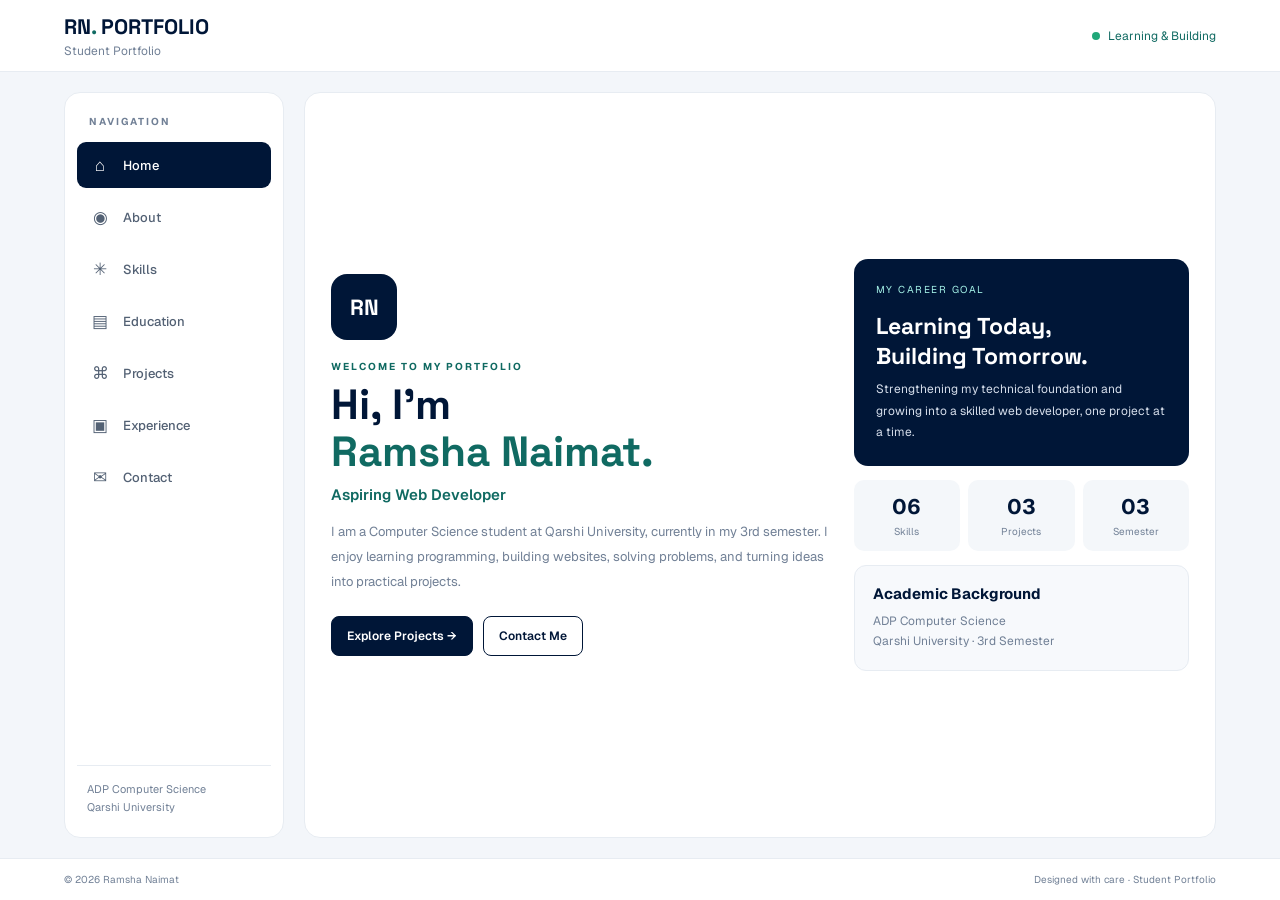
<file: website2/index.html.html>
<!DOCTYPE html>
<html lang="en">
<head>
  <meta charset="UTF-8">
  <meta name="viewport" content="width=device-width, initial-scale=1.0">

  <title>Ramsha Naimat | Portfolio</title>

  <link rel="preconnect" href="https://fonts.googleapis.com">
  <link href="https://fonts.googleapis.com/css2?family=Geist:wght@400;500;600;700&family=Space+Grotesk:wght@400;500;600;700&display=swap" rel="stylesheet">

  <style>
    :root {
      --primary: #001637;
      --secondary: #106a62;
      --light-teal: #a3f1e7;
      --background: #f3f6fa;
      --white: #ffffff;
      --text: #344054;
      --muted: #718096;
      --border: #e7ecf2;
    }

    * {
      box-sizing: border-box;
      margin: 0;
      padding: 0;
    }

    html,
    body {
      width: 100%;
      height: 100%;
      overflow: hidden;
    }

    body {
      font-family: 'Geist', sans-serif;
      background: var(--background);
      color: var(--text);
    }

    button,
    input,
    textarea {
      font: inherit;
    }

    button,
    a {
      -webkit-tap-highlight-color: transparent;
    }

    .app {
      width: 100%;
      height: 100vh;
      height: 100dvh;
      display: flex;
      flex-direction: column;
      overflow: hidden;
    }

    /* HEADER */

    .header {
      flex-shrink: 0;
      min-height: 72px;
      padding: 12px 5%;
      background: var(--white);
      border-bottom: 1px solid var(--border);
      display: flex;
      align-items: center;
      justify-content: space-between;
      gap: 20px;
    }

    .brand {
      color: var(--primary);
      font-family: 'Space Grotesk', sans-serif;
      font-size: 21px;
      font-weight: 700;
      white-space: nowrap;
    }

    .brand span {
      color: var(--secondary);
    }

    .header-label {
      color: var(--muted);
      font-size: 12px;
      margin-top: 3px;
    }

    .status {
      display: flex;
      align-items: center;
      gap: 8px;
      color: var(--secondary);
      font-size: 12px;
      white-space: nowrap;
    }

    .status-dot {
      width: 8px;
      height: 8px;
      border-radius: 50%;
      background: #20a779;
    }

    /* MAIN LAYOUT */

    .workspace {
      flex: 1;
      min-height: 0;
      display: grid;
      grid-template-columns: 220px minmax(0, 1fr);
      gap: 20px;
      padding: 20px 5%;
    }

    /* SIDEBAR */

    .sidebar {
      background: var(--white);
      border: 1px solid var(--border);
      border-radius: 16px;
      padding: 18px 12px;
      display: flex;
      flex-direction: column;
      min-height: 0;
    }

    .nav-heading {
      padding: 4px 12px 14px;
      color: var(--muted);
      font-size: 10px;
      font-weight: 700;
      letter-spacing: 2px;
      text-transform: uppercase;
    }

    .nav-list {
      display: flex;
      flex-direction: column;
      gap: 6px;
    }

    .nav-btn {
      width: 100%;
      border: none;
      background: transparent;
      color: #536174;
      text-align: left;
      padding: 12px;
      border-radius: 9px;
      display: flex;
      align-items: center;
      gap: 12px;
      cursor: pointer;
      font-size: 13px;
      font-weight: 500;
      transition: .2s ease;
    }

    .nav-btn:hover {
      background: #f1f7f7;
      color: var(--secondary);
    }

    .nav-btn.active {
      background: var(--primary);
      color: white;
    }

    .nav-icon {
      width: 22px;
      text-align: center;
      font-size: 17px;
    }

    .sidebar-bottom {
      margin-top: auto;
      padding: 14px 10px 2px;
      border-top: 1px solid var(--border);
    }

    .sidebar-bottom p {
      font-size: 11px;
      color: var(--muted);
      line-height: 1.7;
    }

    /* CONTENT AREA */

    .content {
      min-width: 0;
      min-height: 0;
      position: relative;
    }

    .panel {
      display: none;
      width: 100%;
      height: 100%;
      overflow: hidden;
      background: var(--white);
      border: 1px solid var(--border);
      border-radius: 16px;
      padding: 26px;
      animation: appear .22s ease;
    }

    .panel.active {
      display: flex;
      flex-direction: column;
    }

    @keyframes appear {
      from {
        opacity: 0;
        transform: translateY(5px);
      }

      to {
        opacity: 1;
        transform: translateY(0);
      }
    }

    .eyebrow {
      color: var(--secondary);
      font-size: 10px;
      font-weight: 700;
      text-transform: uppercase;
      letter-spacing: 2px;
      margin-bottom: 8px;
    }

    .panel-title {
      font-family: 'Space Grotesk', sans-serif;
      color: var(--primary);
      font-size: clamp(23px, 2.2vw, 32px);
      line-height: 1.2;
      margin-bottom: 8px;
    }

    .panel-description {
      color: var(--muted);
      font-size: 13px;
      line-height: 1.7;
    }

    .panel-header {
      flex-shrink: 0;
      margin-bottom: 20px;
    }

    /* REUSABLE CARDS */

    .card {
      background: #f7f9fc;
      border: 1px solid var(--border);
      border-radius: 12px;
      padding: 18px;
      min-width: 0;
    }

    .card h3 {
      color: var(--primary);
      font-size: 15px;
      margin-bottom: 8px;
    }

    .card p {
      color: var(--muted);
      font-size: 12px;
      line-height: 1.7;
    }

    .tag {
      display: inline-block;
      background: #e4f7f3;
      color: var(--secondary);
      border-radius: 5px;
      padding: 5px 9px;
      font-size: 10px;
      font-weight: 600;
    }

    .grid {
      display: grid;
      gap: 14px;
      min-height: 0;
    }

    .grid-2 {
      grid-template-columns: repeat(2, minmax(0, 1fr));
    }

    .grid-3 {
      grid-template-columns: repeat(3, minmax(0, 1fr));
    }

    /* HOME PANEL */

    .home-grid {
      display: grid;
      grid-template-columns: 1.2fr .8fr;
      gap: 20px;
      flex: 1;
      min-height: 0;
    }

    .hero {
      display: flex;
      flex-direction: column;
      justify-content: center;
      min-width: 0;
    }

    .avatar {
      width: 66px;
      height: 66px;
      border-radius: 16px;
      background: var(--primary);
      color: white;
      display: grid;
      place-items: center;
      font-family: 'Space Grotesk', sans-serif;
      font-size: 22px;
      font-weight: 700;
      margin-bottom: 20px;
    }

    .hero h1 {
      font-family: 'Space Grotesk', sans-serif;
      font-size: clamp(29px, 3.3vw, 46px);
      line-height: 1.12;
      color: var(--primary);
      margin-bottom: 10px;
    }

    .hero h1 span {
      color: var(--secondary);
    }

    .hero .role {
      color: var(--secondary);
      font-size: 15px;
      font-weight: 600;
      margin-bottom: 16px;
    }

    .hero-text {
      max-width: 500px;
      color: var(--muted);
      font-size: 13px;
      line-height: 1.9;
    }

    .actions {
      display: flex;
      flex-wrap: wrap;
      gap: 10px;
      margin-top: 22px;
    }

    .btn {
      display: inline-flex;
      justify-content: center;
      align-items: center;
      text-decoration: none;
      border: 1px solid var(--primary);
      border-radius: 8px;
      background: var(--primary);
      color: white;
      padding: 11px 15px;
      font-size: 12px;
      font-weight: 600;
      cursor: pointer;
      transition: .2s ease;
    }

    .btn:hover {
      background: var(--secondary);
      border-color: var(--secondary);
    }

    .btn-outline {
      color: var(--primary);
      background: white;
    }

    .btn-outline:hover {
      color: white;
    }

    .home-side {
      display: flex;
      flex-direction: column;
      gap: 14px;
      justify-content: center;
    }

    .highlight-card {
      background: var(--primary);
      color: white;
      border-radius: 14px;
      padding: 22px;
    }

    .highlight-card .small-label {
      color: var(--light-teal);
      font-size: 10px;
      text-transform: uppercase;
      letter-spacing: 1.5px;
    }

    .highlight-card h2 {
      font-family: 'Space Grotesk', sans-serif;
      font-size: 23px;
      margin: 12px 0 8px;
    }

    .highlight-card p {
      color: #d5deeb;
      font-size: 12px;
      line-height: 1.8;
    }

    .stats {
      display: grid;
      grid-template-columns: repeat(3, minmax(0, 1fr));
      gap: 8px;
    }

    .stat {
      padding: 13px 8px;
      background: #f4f7fa;
      border-radius: 10px;
      text-align: center;
    }

    .stat strong {
      display: block;
      color: var(--primary);
      font-size: 21px;
    }

    .stat span {
      display: block;
      color: var(--muted);
      font-size: 10px;
      margin-top: 5px;
    }

    /* ABOUT */

    .about-grid {
      flex: 1;
      align-content: center;
    }

    .about-note {
      border-left: 4px solid var(--secondary);
    }

    .info-row {
      display: flex;
      justify-content: space-between;
      gap: 12px;
      padding: 12px 0;
      border-bottom: 1px solid var(--border);
      font-size: 12px;
    }

    .info-row:last-child {
      border-bottom: none;
    }

    .info-row span {
      color: var(--muted);
    }

    .info-row strong {
      color: var(--primary);
      text-align: right;
    }

    /* SKILLS */

    .skills-grid {
      flex: 1;
      align-content: center;
    }

    .skill-card {
      padding: 15px;
      transition: .2s ease;
    }

    .skill-card:hover {
      border-color: #9edbd2;
      transform: translateY(-2px);
    }

    .skill-symbol {
      width: 36px;
      height: 36px;
      display: grid;
      place-items: center;
      border-radius: 9px;
      background: #e4f7f3;
      color: var(--secondary);
      font-weight: 700;
      font-size: 12px;
      margin-bottom: 12px;
    }

    .skill-card h3 {
      margin-bottom: 5px;
    }

    /* EDUCATION & EXPERIENCE */

    .timeline-card {
      border-left: 4px solid var(--secondary);
      background: #f7f9fc;
      border-radius: 10px;
      padding: 22px;
    }

    .timeline-card h3 {
      color: var(--primary);
      font-size: 19px;
      margin-bottom: 8px;
    }

    .timeline-card .institution {
      color: var(--secondary);
      font-weight: 600;
      font-size: 13px;
    }

    .timeline-card p {
      color: var(--muted);
      font-size: 13px;
      line-height: 1.9;
      margin-top: 14px;
    }

    .education-content {
      display: flex;
      flex-direction: column;
      justify-content: center;
      gap: 16px;
      flex: 1;
    }

    /* PROJECTS */

    .projects-grid {
      flex: 1;
      align-content: center;
    }

    .project-card {
      display: flex;
      flex-direction: column;
      padding: 0;
      overflow: hidden;
      transition: .2s ease;
    }

    .project-card:hover {
      transform: translateY(-3px);
      border-color: #9edbd2;
    }

    .project-top {
      min-height: 78px;
      display: grid;
      place-items: center;
      background: var(--primary);
      color: white;
      font-size: 27px;
    }

    .project-card:nth-child(2) .project-top {
      background: var(--secondary);
    }

    .project-card:nth-child(3) .project-top {
      background: #373b78;
    }

    .project-body {
      padding: 15px;
      display: flex;
      flex-direction: column;
      flex: 1;
    }

    .project-number {
      color: var(--secondary);
      font-size: 10px;
      font-weight: 700;
      letter-spacing: 1px;
      margin-bottom: 8px;
    }

    .project-body h3 {
      font-size: 14px;
      line-height: 1.5;
    }

    .project-body p {
      font-size: 11px;
      line-height: 1.7;
      flex: 1;
    }

    .project-tags {
      display: flex;
      flex-wrap: wrap;
      gap: 5px;
      margin-top: 12px;
    }

    .project-tags span {
      background: #edf1f6;
      padding: 5px 7px;
      border-radius: 4px;
      font-size: 9px;
      color: #526176;
    }

    /* CONTACT */

    .contact-grid {
      flex: 1;
      align-content: center;
    }

    .contact-email {
      display: inline-block;
      margin: 8px 0 18px;
      color: var(--secondary);
      font-size: 12px;
      overflow-wrap: anywhere;
    }

    .form {
      display: flex;
      flex-direction: column;
      gap: 10px;
    }

    .form input,
    .form textarea {
      width: 100%;
      padding: 11px 12px;
      background: white;
      color: var(--text);
      border: 1px solid #dfe5ed;
      border-radius: 8px;
      outline: none;
      font-size: 12px;
    }

    .form input:focus,
    .form textarea:focus {
      border-color: var(--secondary);
    }

    .form textarea {
      resize: none;
      height: 80px;
    }

    .form .btn {
      width: 100%;
    }

    /* FOOTER */

    .footer {
      flex-shrink: 0;
      min-height: 42px;
      padding: 10px 5%;
      background: var(--white);
      border-top: 1px solid var(--border);
      display: flex;
      justify-content: space-between;
      align-items: center;
      gap: 12px;
      color: var(--muted);
      font-size: 10px;
    }

    /* TABLET */

    @media (max-width: 900px) {
      .workspace {
        grid-template-columns: 175px minmax(0, 1fr);
        gap: 12px;
        padding: 12px 3%;
      }

      .panel {
        padding: 20px;
      }

      .home-grid {
        grid-template-columns: 1fr;
        gap: 14px;
      }

      .home-side {
        gap: 10px;
      }

      .highlight-card {
        padding: 15px;
      }

      .highlight-card h2 {
        font-size: 20px;
      }

      .grid-3 {
        gap: 9px;
      }

      .project-body {
        padding: 11px;
      }
    }

    /* MOBILE */

    @media (max-width: 600px) {
      .header {
        min-height: 60px;
        padding: 9px 14px;
      }

      .brand {
        font-size: 17px;
      }

      .header-label {
        font-size: 10px;
      }

      .status {
        font-size: 10px;
      }

      .workspace {
        display: flex;
        flex-direction: column;
        gap: 10px;
        padding: 10px;
        overflow: hidden;
      }

      .sidebar {
        flex-shrink: 0;
        padding: 9px;
        border-radius: 12px;
      }

      .nav-heading,
      .sidebar-bottom {
        display: none;
      }

      .nav-list {
        display: grid;
        grid-template-columns: repeat(4, minmax(0, 1fr));
        gap: 5px;
      }

      .nav-btn {
        padding: 9px 3px;
        flex-direction: column;
        justify-content: center;
        gap: 4px;
        font-size: 9px;
        border-radius: 7px;
      }

      .nav-icon {
        font-size: 15px;
        width: auto;
      }

      .content {
        flex: 1;
        min-height: 0;
      }

      .panel {
        padding: 17px;
        border-radius: 12px;
      }

      .panel-header {
        margin-bottom: 14px;
      }

      .panel-title {
        font-size: 24px;
      }

      .panel-description {
        font-size: 12px;
      }

      .home-grid {
        display: flex;
        flex-direction: column;
        gap: 14px;
      }

      .hero {
        flex: 1;
      }

      .avatar {
        width: 52px;
        height: 52px;
        font-size: 18px;
        margin-bottom: 13px;
      }

      .hero h1 {
        font-size: clamp(27px, 8vw, 36px);
      }

      .hero .role {
        font-size: 13px;
        margin-bottom: 10px;
      }

      .hero-text {
        font-size: 12px;
        line-height: 1.7;
      }

      .actions {
        margin-top: 15px;
      }

      .btn {
        padding: 10px 12px;
        font-size: 11px;
      }

      .home-side {
        flex-shrink: 0;
      }

      .highlight-card {
        padding: 13px;
      }

      .highlight-card h2 {
        margin: 7px 0 5px;
        font-size: 19px;
      }

      .highlight-card p {
        font-size: 11px;
      }

      .stat {
        padding: 9px 5px;
      }

      .stat strong {
        font-size: 18px;
      }

      .stat span {
        font-size: 9px;
      }

      .grid-2,
      .grid-3 {
        grid-template-columns: repeat(2, minmax(0, 1fr));
        gap: 9px;
      }

      .about-grid,
      .skills-grid,
      .projects-grid,
      .contact-grid {
        align-content: start;
      }

      .card {
        padding: 12px;
      }

      .card h3 {
        font-size: 13px;
      }

      .card p {
        font-size: 11px;
      }

      .skill-card {
        padding: 11px;
      }

      .skill-symbol {
        width: 30px;
        height: 30px;
        margin-bottom: 8px;
      }

      .project-top {
        min-height: 55px;
        font-size: 22px;
      }

      .project-body {
        padding: 10px;
      }

      .project-body h3 {
        font-size: 12px;
      }

      .project-body p {
        font-size: 10px;
      }

      .project-tags span {
        font-size: 8px;
        padding: 4px;
      }

      .timeline-card {
        padding: 16px;
      }

      .timeline-card h3 {
        font-size: 16px;
      }

      .timeline-card p {
        font-size: 12px;
      }

      .footer {
        padding: 9px 12px;
        font-size: 9px;
      }
    }

    /* SMALL MOBILE */

    @media (max-width: 360px) {
      .status {
        display: none;
      }

      .nav-btn {
        font-size: 8px;
      }

      .panel {
        padding: 12px;
      }

      .hero h1 {
        font-size: 26px;
      }

      .grid-3 {
        grid-template-columns: repeat(2, minmax(0, 1fr));
      }
    }

    /* SHORT SCREENS */

    @media (max-height: 650px) and (min-width: 601px) {
      .header {
        min-height: 58px;
        padding-top: 8px;
        padding-bottom: 8px;
      }

      .workspace {
        padding-top: 10px;
        padding-bottom: 10px;
      }

      .panel {
        padding: 16px;
      }

      .panel-header {
        margin-bottom: 12px;
      }

      .avatar {
        width: 48px;
        height: 48px;
        margin-bottom: 10px;
      }

      .hero h1 {
        font-size: 29px;
      }

      .highlight-card {
        padding: 14px;
      }

      .footer {
        min-height: 34px;
        padding-top: 7px;
        padding-bottom: 7px;
      }
    }
  </style>
</head>

<body>

<div class="app">

  <!-- HEADER -->

  <header class="header">
    <div>
      <div class="brand">RN<span>.</span> PORTFOLIO</div>
      <p class="header-label">Student Portfolio</p>
    </div>

    <div class="status">
      <span class="status-dot"></span>
      Learning & Building
    </div>
  </header>


  <!-- WORKSPACE -->

  <div class="workspace">

    <!-- NAVIGATION -->

    <aside class="sidebar">
      <p class="nav-heading">Navigation</p>

      <nav class="nav-list" aria-label="Portfolio navigation">

        <button class="nav-btn active" data-panel="home">
          <span class="nav-icon">⌂</span>
          <span>Home</span>
        </button>

        <button class="nav-btn" data-panel="about">
          <span class="nav-icon">◉</span>
          <span>About</span>
        </button>

        <button class="nav-btn" data-panel="skills">
          <span class="nav-icon">✳</span>
          <span>Skills</span>
        </button>

        <button class="nav-btn" data-panel="education">
          <span class="nav-icon">▤</span>
          <span>Education</span>
        </button>

        <button class="nav-btn" data-panel="projects">
          <span class="nav-icon">⌘</span>
          <span>Projects</span>
        </button>

        <button class="nav-btn" data-panel="experience">
          <span class="nav-icon">▣</span>
          <span>Experience</span>
        </button>

        <button class="nav-btn" data-panel="contact">
          <span class="nav-icon">✉</span>
          <span>Contact</span>
        </button>

      </nav>

      <div class="sidebar-bottom">
        <p>ADP Computer Science</p>
        <p>Qarshi University</p>
      </div>
    </aside>


    <!-- PANELS -->

    <main class="content">

      <!-- HOME -->

      <section class="panel active" id="home">

        <div class="home-grid">

          <div class="hero">

            <div class="avatar">RN</div>

            <p class="eyebrow">Welcome to my portfolio</p>

            <h1>
              Hi, I'm<br>
              <span>Ramsha Naimat.</span>
            </h1>

            <p class="role">Aspiring Web Developer</p>

            <p class="hero-text">
              I am a Computer Science student at Qarshi University,
              currently in my 3rd semester. I enjoy learning programming,
              building websites, solving problems, and turning ideas
              into practical projects.
            </p>

            <div class="actions">
              <button class="btn" data-go="projects">
                Explore Projects →
              </button>

              <button class="btn btn-outline" data-go="contact">
                Contact Me
              </button>
            </div>

          </div>


          <div class="home-side">

            <div class="highlight-card">
              <p class="small-label">My Career Goal</p>

              <h2>Learning Today,<br>Building Tomorrow.</h2>

              <p>
                Strengthening my technical foundation and growing
                into a skilled web developer, one project at a time.
              </p>
            </div>

            <div class="stats">

              <div class="stat">
                <strong>06</strong>
                <span>Skills</span>
              </div>

              <div class="stat">
                <strong>03</strong>
                <span>Projects</span>
              </div>

              <div class="stat">
                <strong>03</strong>
                <span>Semester</span>
              </div>

            </div>

            <div class="card">
              <h3>Academic Background</h3>
              <p>ADP Computer Science</p>
              <p>Qarshi University · 3rd Semester</p>
            </div>

          </div>

        </div>

      </section>


      <!-- ABOUT -->

      <section class="panel" id="about">

        <div class="panel-header">
          <p class="eyebrow">Get to know me</p>
          <h2 class="panel-title">About Me</h2>
          <p class="panel-description">
            My background, interests, and learning journey.
          </p>
        </div>

        <div class="grid grid-2 about-grid">

          <div class="card about-note">
            <h3>My Learning Journey</h3>

            <p>
              I am an ADP Computer Science student at Qarshi University.
              I am developing my foundation in programming, data
              structures, and web technologies through coursework,
              university labs, and academic projects.
            </p>

            <br>

            <p>
              My goal is to improve my technical knowledge, build
              useful applications, and develop strong teamwork
              and problem-solving skills.
            </p>
          </div>

          <div class="card">
            <h3>Personal Overview</h3>

            <div class="info-row">
              <span>Name</span>
              <strong>Ramsha Naimat</strong>
            </div>

            <div class="info-row">
              <span>Field</span>
              <strong>Computer Science</strong>
            </div>

            <div class="info-row">
              <span>University</span>
              <strong>Qarshi University</strong>
            </div>

            <div class="info-row">
              <span>Current Semester</span>
              <strong>3rd Semester</strong>
            </div>

            <div class="info-row">
              <span>Career Interest</span>
              <strong>Web Development</strong>
            </div>

          </div>

        </div>

      </section>


      <!-- SKILLS -->

      <section class="panel" id="skills">

        <div class="panel-header">
          <p class="eyebrow">What I am learning</p>
          <h2 class="panel-title">Technical Skills</h2>
          <p class="panel-description">
            Technologies and programming languages I am practicing.
          </p>
        </div>

        <div class="grid grid-3 skills-grid">

          <div class="card skill-card">
            <div class="skill-symbol">H5</div>
            <h3>HTML</h3>
            <p>Creating the structure of web pages.</p>
          </div>

          <div class="card skill-card">
            <div class="skill-symbol">C3</div>
            <h3>CSS</h3>
            <p>Styling pages and designing layouts.</p>
          </div>

          <div class="card skill-card">
            <div class="skill-symbol">JS</div>
            <h3>JavaScript</h3>
            <p>Building interactive web functionality.</p>
          </div>

          <div class="card skill-card">
            <div class="skill-symbol">J</div>
            <h3>Java</h3>
            <p>Practicing OOP and data structures.</p>
          </div>

          <div class="card skill-card">
            <div class="skill-symbol">Py</div>
            <h3>Python</h3>
            <p>Learning programming logic and problem solving.</p>
          </div>

          <div class="card skill-card">
            <div class="skill-symbol">C++</div>
            <h3>C++</h3>
            <p>Learning core programming concepts.</p>
          </div>

        </div>

      </section>


      <!-- EDUCATION -->

      <section class="panel" id="education">

        <div class="panel-header">
          <p class="eyebrow">Academic background</p>
          <h2 class="panel-title">Education</h2>
          <p class="panel-description">
            My current academic journey.
          </p>
        </div>

        <div class="education-content">

          <div class="timeline-card">
            <span class="tag">Currently Studying</span>

            <h3 style="margin-top: 14px;">
              ADP Computer Science
            </h3>

            <p class="institution">Qarshi University</p>

            <p>
              Currently enrolled in the 3rd semester, learning
              programming, data structures, software concepts,
              and web development through coursework and labs.
            </p>

            <div style="margin-top: 15px;">
              <span class="tag">3rd Semester</span>
              <span class="tag">Computer Science</span>
            </div>
          </div>

          <div class="card">
            <h3>Areas of Academic Interest</h3>

            <p>
              Web Development · Object-Oriented Programming ·
              Data Structures · Problem Solving
            </p>
          </div>

        </div>

      </section>


      <!-- PROJECTS -->

      <section class="panel" id="projects">

        <div class="panel-header">
          <p class="eyebrow">My academic work</p>
          <h2 class="panel-title">Student Projects</h2>
          <p class="panel-description">
            A selection of projects from my learning journey.
          </p>
        </div>

        <div class="grid grid-3 projects-grid">

          <article class="card project-card">

            <div class="project-top">▣</div>

            <div class="project-body">
              <span class="project-number">PROJECT 01</span>

              <h3>Finance Management System</h3>

              <p>
                A student project focused on organizing financial
                information and tracking income and expenses.
              </p>

              <div class="project-tags">
                <span>Programming</span>
                <span>Management</span>
              </div>
            </div>

          </article>


          <article class="card project-card">

            <div class="project-top">☷</div>

            <div class="project-body">
              <span class="project-number">PROJECT 02</span>

              <h3>Online Food Ordering Website</h3>

              <p>
                A website designed to display food items and
                demonstrate an online ordering flow.
              </p>

              <div class="project-tags">
                <span>HTML</span>
                <span>CSS</span>
                <span>JavaScript</span>
              </div>
            </div>

          </article>


          <article class="card project-card">

            <div class="project-top">＋</div>

            <div class="project-body">
              <span class="project-number">PROJECT 03</span>

              <h3>Counter App</h3>

              <p>
                An interactive application that increases,
                decreases, and resets a displayed count.
              </p>

              <div class="project-tags">
                <span>HTML</span>
                <span>CSS</span>
                <span>JavaScript</span>
              </div>
            </div>

          </article>

        </div>

      </section>


      <!-- EXPERIENCE -->

      <section class="panel" id="experience">

        <div class="panel-header">
          <p class="eyebrow">My current stage</p>
          <h2 class="panel-title">Experience</h2>
          <p class="panel-description">
            Practical experience gained through learning and projects.
          </p>
        </div>

        <div class="education-content">

          <div class="timeline-card">
            <span class="tag">Academic Experience</span>

            <h3 style="margin-top: 14px;">
              Student Developer
            </h3>

            <p class="institution">
              Academic and Personal Projects
            </p>

            <p>
              I am gaining practical experience through university
              coursework, programming exercises, and student projects.
              I practice writing code, solving problems, and developing
              simple applications while exploring new technologies.
            </p>
          </div>

          <div class="card">
            <h3>Current Focus</h3>
            <p>
              Improving programming fundamentals, creating responsive
              websites, and learning to manage projects using Git
              and GitHub.
            </p>
          </div>

        </div>

      </section>


      <!-- CONTACT -->

      <section class="panel" id="contact">

        <div class="panel-header">
          <p class="eyebrow">Let's connect</p>
          <h2 class="panel-title">Contact Me</h2>
          <p class="panel-description">
            Have a question or want to get in touch? Send me a message.
          </p>
        </div>

        <div class="grid grid-2 contact-grid">

          <div class="card">
            <h3>Contact Information</h3>

            <p>Email Address</p>

            <a
              class="contact-email"
              href="mailto:f25-adpcs-0012@qu.edu.pk"
            >
              f25-adpcs-0012@qu.edu.pk
            </a>

            <h3>University</h3>
            <p>Qarshi University</p>

            <br>

            <h3>Academic Program</h3>
            <p>ADP Computer Science · 3rd Semester</p>
          </div>


          <div class="card">
            <h3>Send a Message</h3>

            <form class="form" id="contact-form">

              <input
                id="sender-name"
                type="text"
                placeholder="Your Name"
                required
              >

              <input
                id="sender-email"
                type="email"
                placeholder="Your Email"
                required
              >

              <textarea
                id="sender-message"
                placeholder="Your Message"
                required
              ></textarea>

              <button class="btn" type="submit">
                Open Email App →
              </button>

            </form>

            <p style="margin-top: 10px;">
              Your email app will open with the message prepared.
            </p>
          </div>

        </div>

      </section>

    </main>

  </div>


  <!-- FOOTER -->

  <footer class="footer">
    <span>© <span id="year"></span> Ramsha Naimat</span>
    <span>Designed with care · Student Portfolio</span>
  </footer>

</div>


<script>
  // Current year in footer
  document.getElementById("year").textContent =
    new Date().getFullYear();


  // SWITCH BETWEEN PANELS
  const navButtons = document.querySelectorAll(".nav-btn");
  const panels = document.querySelectorAll(".panel");

  function showPanel(panelId) {
    const targetPanel = document.getElementById(panelId);

    if (!targetPanel) return;

    panels.forEach(panel => {
      panel.classList.toggle(
        "active",
        panel.id === panelId
      );
    });

    navButtons.forEach(button => {
      const isActive = button.dataset.panel === panelId;

      button.classList.toggle("active", isActive);

      button.setAttribute(
        "aria-pressed",
        String(isActive)
      );
    });
  }


  // Sidebar navigation
  navButtons.forEach(button => {
    button.addEventListener("click", () => {
      showPanel(button.dataset.panel);
    });
  });


  // Buttons inside panels
  document.querySelectorAll("[data-go]").forEach(button => {
    button.addEventListener("click", () => {
      showPanel(button.dataset.go);
    });
  });


  // Contact form opens the user's email application
  document
    .getElementById("contact-form")
    .addEventListener("submit", function(event) {

      event.preventDefault();

      const name = document
        .getElementById("sender-name")
        .value.trim();

      const email = document
        .getElementById("sender-email")
        .value.trim();

      const message = document
        .getElementById("sender-message")
        .value.trim();

      const subject = encodeURIComponent(
        "Portfolio contact from " + name
      );

      const body = encodeURIComponent(
        "Name: " + name +
        "\nEmail: " + email +
        "\n\nMessage:\n" + message
      );

      window.location.href =
        "mailto:f25-adpcs-0012@qu.edu.pk" +
        "?subject=" + subject +
        "&body=" + body;
    });


  // Keyboard navigation: left/right arrows
  document.addEventListener("keydown", function(event) {

    // Do not switch panels while typing in a form
    if (
      event.target.matches("input, textarea") ||
      event.altKey ||
      event.ctrlKey ||
      event.metaKey
    ) {
      return;
    }

    const buttons = Array.from(navButtons);

    const currentIndex = buttons.findIndex(button =>
      button.classList.contains("active")
    );

    if (event.key === "ArrowRight") {
      const nextIndex =
        (currentIndex + 1) % buttons.length;

      showPanel(buttons[nextIndex].dataset.panel);
      buttons[nextIndex].focus();
    }

    if (event.key === "ArrowLeft") {
      const previousIndex =
        (currentIndex - 1 + buttons.length) % buttons.length;

      showPanel(buttons[previousIndex].dataset.panel);
      buttons[previousIndex].focus();
    }
  });


  // Set initial navigation state
  navButtons.forEach(button => {
    button.setAttribute(
      "aria-pressed",
      String(button.classList.contains("active"))
    );
  });
</script>

</body>
</html>
</file>
